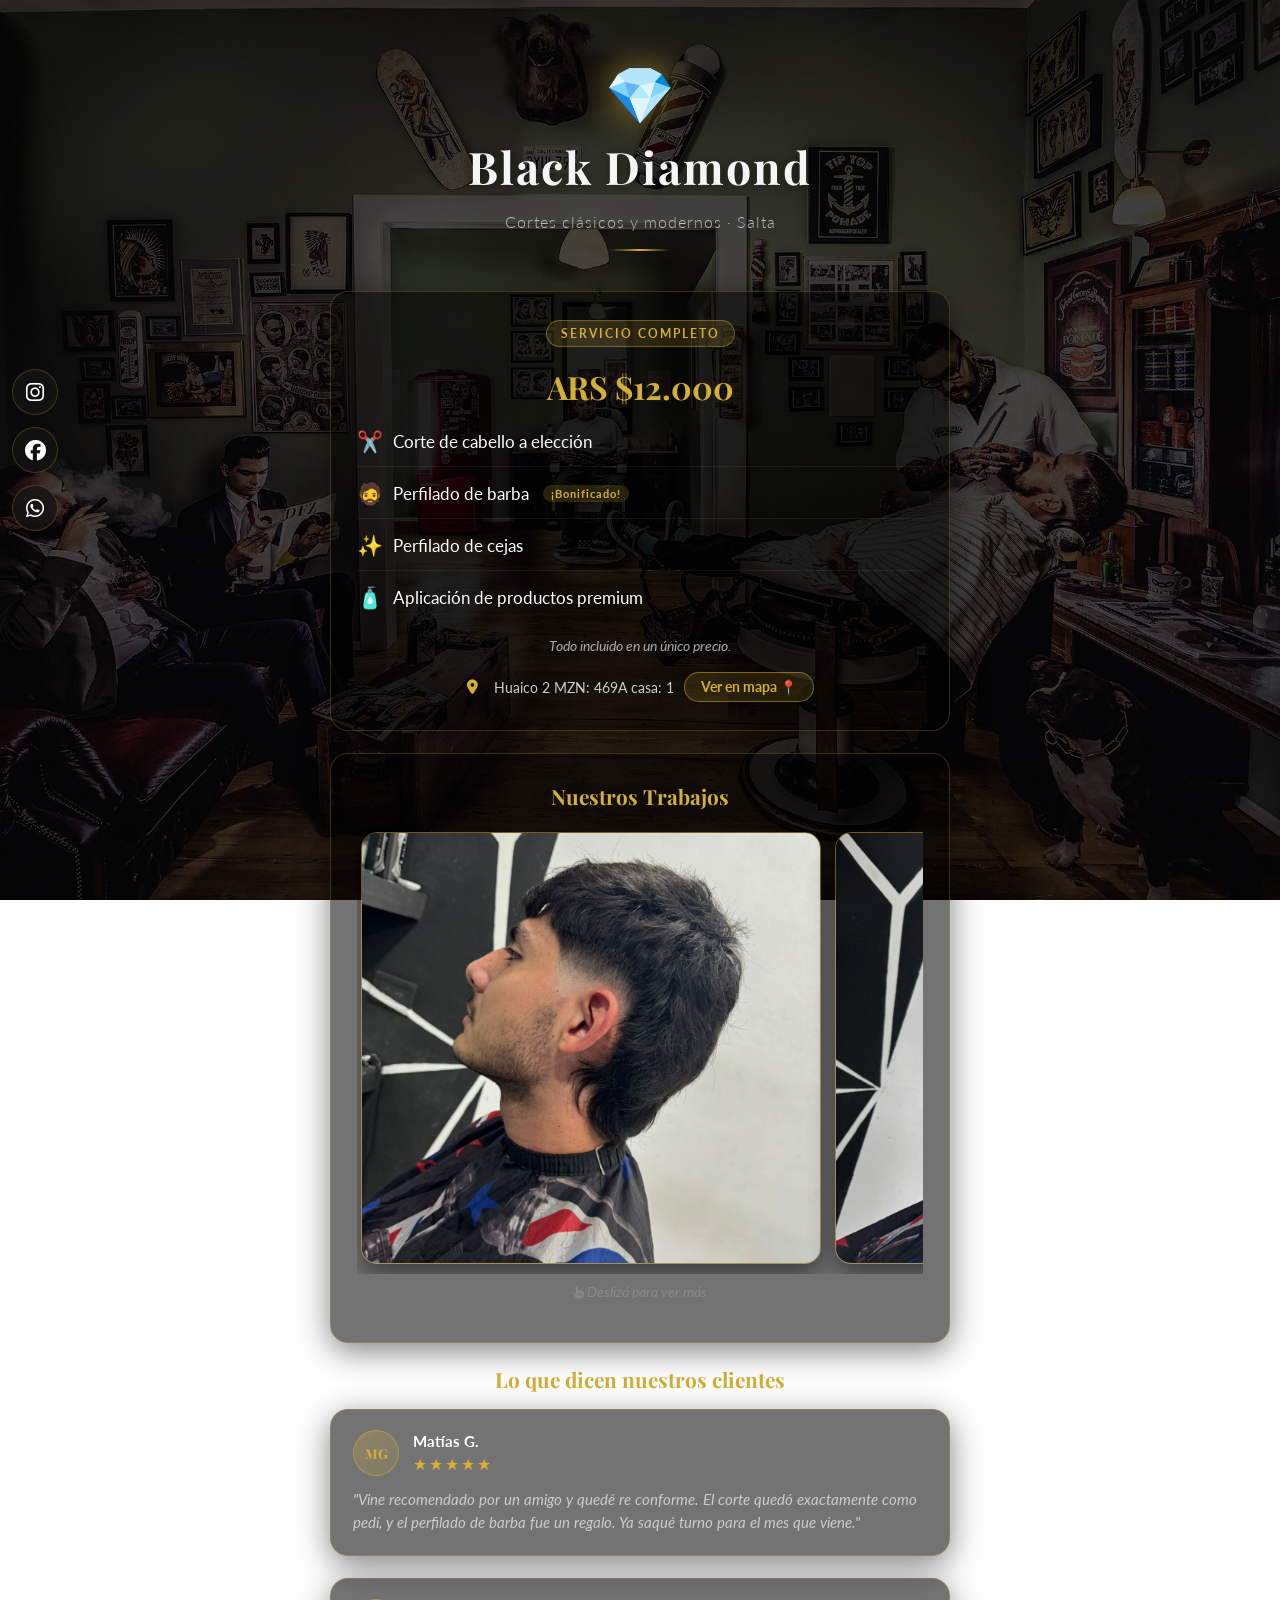
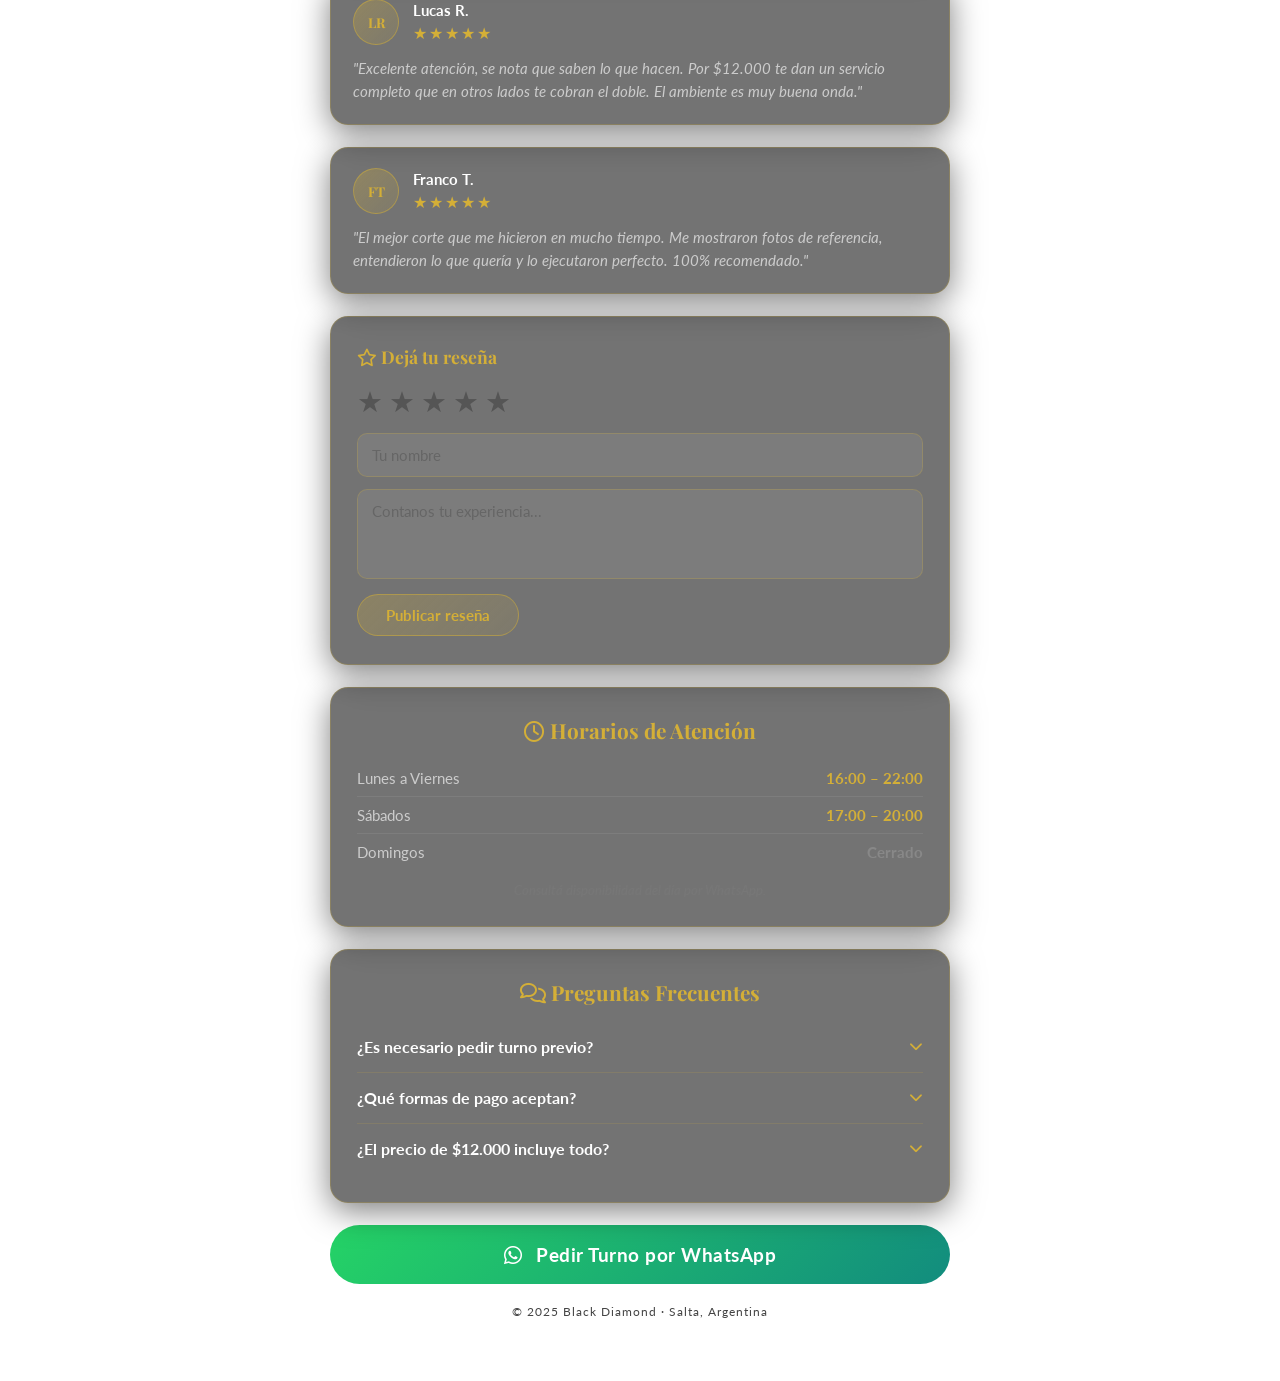
<file: index.html>
<!DOCTYPE html>
<html lang="es">
<head>
    <meta charset="UTF-8">
    <meta name="viewport" content="width=device-width, initial-scale=1.0">
    <title>Black Diamond – Barbería en Salta</title>
    <meta name="description" content="Black Diamond, barbería en Salta. Cortes clásicos y modernos, perfilado de barba y cejas. Servicio completo ARS $12.000. Turno por WhatsApp.">
    <meta name="keywords" content="barbería Salta, corte de cabello Salta, Black Diamond barbería, perfilado de barba Salta">

    <!-- Google Fonts: Playfair Display + Lato -->
    <link rel="preconnect" href="https://fonts.googleapis.com">
    <link rel="preconnect" href="https://fonts.gstatic.com" crossorigin>
    <link href="https://fonts.googleapis.com/css2?family=Playfair+Display:wght@400;700&family=Lato:wght@300;400;700&display=swap" rel="stylesheet">

    <link rel="stylesheet" href="pelu.css">
    <link rel="stylesheet" href="https://cdnjs.cloudflare.com/ajax/libs/font-awesome/6.5.1/css/all.min.css">
</head>
<body class="bg-premium">

    <!-- Redes sociales laterales -->
    <div class="sidebar-redes">
        <a href="https://www.instagram.com/_black__diam0nd/" target="_blank" class="side-icon ig" aria-label="Instagram">
            <i class="fa-brands fa-instagram"></i>
        </a>
        <a href="https://web.facebook.com/profile.php?id=100013723818280" target="_blank" class="side-icon fb" aria-label="Facebook">
            <i class="fa-brands fa-facebook"></i>
        </a>
        <a href="#" onclick="enviarWhatsApp()" class="side-icon wa" aria-label="WhatsApp">
            <i class="fa-brands fa-whatsapp"></i>
        </a>
    </div>

    <div class="super-container">

        <!-- HEADER -->
        <header class="animate-drop">
            <div class="logo-diamond">💎</div>
            <h1>Black Diamond</h1>
            <p class="subtitle">Cortes clásicos y modernos · Salta</p>
            <div class="separator"></div>
        </header>

        <main class="animate-fadein">

            <!-- SERVICIO -->
            <section id="info-servicio" class="glass-card">
                <div class="precio-badge">Servicio Completo</div>
                <h2>ARS $12.000</h2>
                <ul class="lista-detalles">
                    <li><span class="icono">✂️</span> Corte de cabello a elección</li>
                    <li><span class="icono">🧔</span> Perfilado de barba <span class="tag-bonus">¡Bonificado!</span></li>
                    <li><span class="icono">✨</span> Perfilado de cejas</li>
                    <li><span class="icono">🧴</span> Aplicación de productos premium</li>
                </ul>
                <p class="nota">Todo incluido en un único precio.</p>
                <div class="mapa-container">
                    <i class="fa-solid fa-location-dot" style="color:#d4af37; margin-right:6px;"></i>
                    <span>Huaico 2 MZN: 469A casa: 1</span>
                    <a href="https://maps.app.goo.gl/RwjRAFViFNo4R6218" target="_blank" class="btn-secundario">
                        Ver en mapa 📍
                    </a>
                </div>
            </section>

            <!-- GALERÍA SLIDER -->
            <section class="galeria-slider glass-card">
                <h3>Nuestros Trabajos</h3>
                <div class="slider-wrapper">
                    <img src="corte1.jpeg" alt="Fade degradado en laterales con textura en el top" class="foto-slider">
                    <img src="corte2.jpeg" alt="Corte clásico con barba perfilada" class="foto-slider">
                    <img src="corte3.jpeg" alt="Corte moderno con degradado y diseño" class="foto-slider">
                    <img src="corte4.jpeg" alt="Undercut con volumen superior y barba corta" class="foto-slider">
                    <img src="corte5.jpeg" alt="Corte ejecutivo con terminación prolija" class="foto-slider">
                </div>
                <p class="instruccion"><i class="fa-solid fa-hand-pointer" style="font-size:0.8rem;"></i> Deslizá para ver más</p>
            </section>

            <!-- RESEÑAS -->
            <section class="seccion-resenas">
                <h3 class="titulo-seccion">Lo que dicen nuestros clientes</h3>
                <div class="resenas-wrapper" id="resenasWrapper">

                    <div class="resena-card glass-card">
                        <div class="resena-header">
                            <div class="avatar">MG</div>
                            <div>
                                <p class="resena-nombre">Matías G.</p>
                                <div class="estrellas">★★★★★</div>
                            </div>
                        </div>
                        <p class="resena-texto">"Vine recomendado por un amigo y quedé re conforme. El corte quedó exactamente como pedí, y el perfilado de barba fue un regalo. Ya saqué turno para el mes que viene."</p>
                    </div>

                    <div class="resena-card glass-card">
                        <div class="resena-header">
                            <div class="avatar">LR</div>
                            <div>
                                <p class="resena-nombre">Lucas R.</p>
                                <div class="estrellas">★★★★★</div>
                            </div>
                        </div>
                        <p class="resena-texto">"Excelente atención, se nota que saben lo que hacen. Por $12.000 te dan un servicio completo que en otros lados te cobran el doble. El ambiente es muy buena onda."</p>
                    </div>

                    <div class="resena-card glass-card">
                        <div class="resena-header">
                            <div class="avatar">FT</div>
                            <div>
                                <p class="resena-nombre">Franco T.</p>
                                <div class="estrellas">★★★★★</div>
                            </div>
                        </div>
                        <p class="resena-texto">"El mejor corte que me hicieron en mucho tiempo. Me mostraron fotos de referencia, entendieron lo que quería y lo ejecutaron perfecto. 100% recomendado."</p>
                    </div>

                </div>

                <!-- Formulario para dejar reseña -->
                <div class="glass-card form-resena" id="formResena">
                    <h4><i class="fa-regular fa-star"></i> Dejá tu reseña</h4>
                    <div class="estrellas-selector" id="estrellasSelector">
                        <span class="estrella-btn" data-valor="1">★</span>
                        <span class="estrella-btn" data-valor="2">★</span>
                        <span class="estrella-btn" data-valor="3">★</span>
                        <span class="estrella-btn" data-valor="4">★</span>
                        <span class="estrella-btn" data-valor="5">★</span>
                    </div>
                    <input type="text" id="inputNombre" placeholder="Tu nombre" class="input-resena" maxlength="30">
                    <textarea id="inputTexto" placeholder="Contanos tu experiencia..." class="input-resena textarea-resena" maxlength="200"></textarea>
                    <button class="btn-enviar-resena" onclick="enviarResena()">Publicar reseña</button>
                </div>
            </section>

            <!-- HORARIOS Y FAQ -->
            <section class="seccion-info-extra">
                <div class="glass-card horario-flexible">
                    <h3><i class="fa-regular fa-clock"></i> Horarios de Atención</h3>
                    <div class="horario-grid">
                        <div class="horario-fila">
                            <span class="horario-dia">Lunes a Viernes</span>
                            <span class="horario-hora">16:00 – 22:00</span>
                        </div>
                        <div class="horario-fila">
                            <span class="horario-dia">Sábados</span>
                            <span class="horario-hora">17:00 – 20:00</span>
                        </div>
                        <div class="horario-fila domingo">
                            <span class="horario-dia">Domingos</span>
                            <span class="horario-hora">Cerrado</span>
                        </div>
                    </div>
                    <p class="nota-horario">Consultá disponibilidad del día por WhatsApp.</p>
                </div>

                <div class="glass-card faq-section">
                    <h3><i class="fa-regular fa-comments"></i> Preguntas Frecuentes</h3>

                    <div class="faq-item">
                        <button class="faq-pregunta">
                            <span>¿Es necesario pedir turno previo?</span>
                            <i class="fa-solid fa-chevron-down flecha"></i>
                        </button>
                        <div class="faq-respuesta">
                            <p>No necesariamente, pero con turno reservado te aseguramos atención personalizada y sin esperas. También podés pasarte por el lugar.</p>
                        </div>
                    </div>

                    <div class="faq-item">
                        <button class="faq-pregunta">
                            <span>¿Qué formas de pago aceptan?</span>
                            <i class="fa-solid fa-chevron-down flecha"></i>
                        </button>
                        <div class="faq-respuesta">
                            <p>Aceptamos efectivo, transferencias bancarias y Mercado Pago.</p>
                        </div>
                    </div>

                    <div class="faq-item">
                        <button class="faq-pregunta">
                            <span>¿El precio de $12.000 incluye todo?</span>
                            <i class="fa-solid fa-chevron-down flecha"></i>
                        </button>
                        <div class="faq-respuesta">
                            <p>¡Sí! Incluye corte a elección, perfilado de barba y perfilado de cejas, todo por el mismo precio.</p>
                        </div>
                    </div>
                </div>
            </section>

            <!-- BOTÓN WHATSAPP -->
            <button id="btn-whatsapp" class="animate-pulse" onclick="enviarWhatsApp()">
                <i class="fa-brands fa-whatsapp"></i> Pedir Turno por WhatsApp
            </button>

            <p class="footer-text">© 2025 Black Diamond · Salta, Argentina</p>

        </main>
    </div>

    <script src="pelu.js"></script>
</body>
</html>
</file>
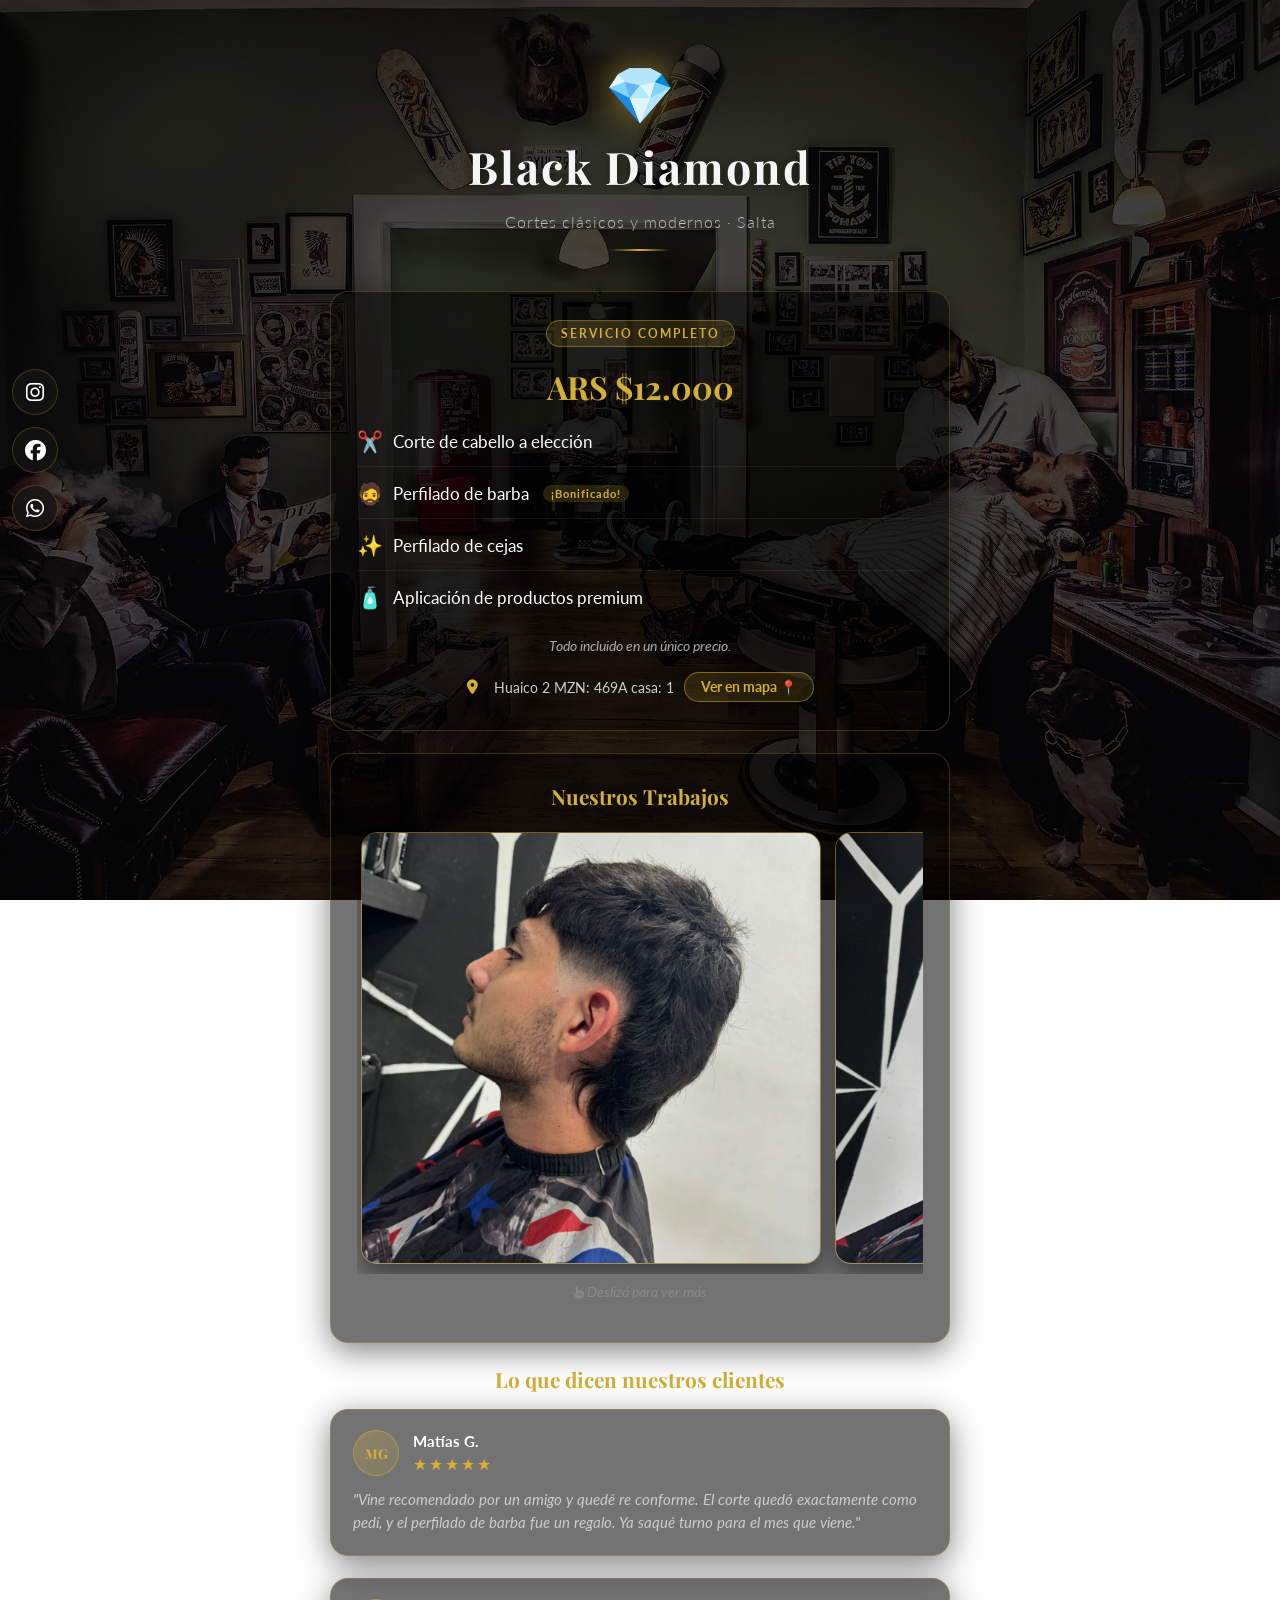
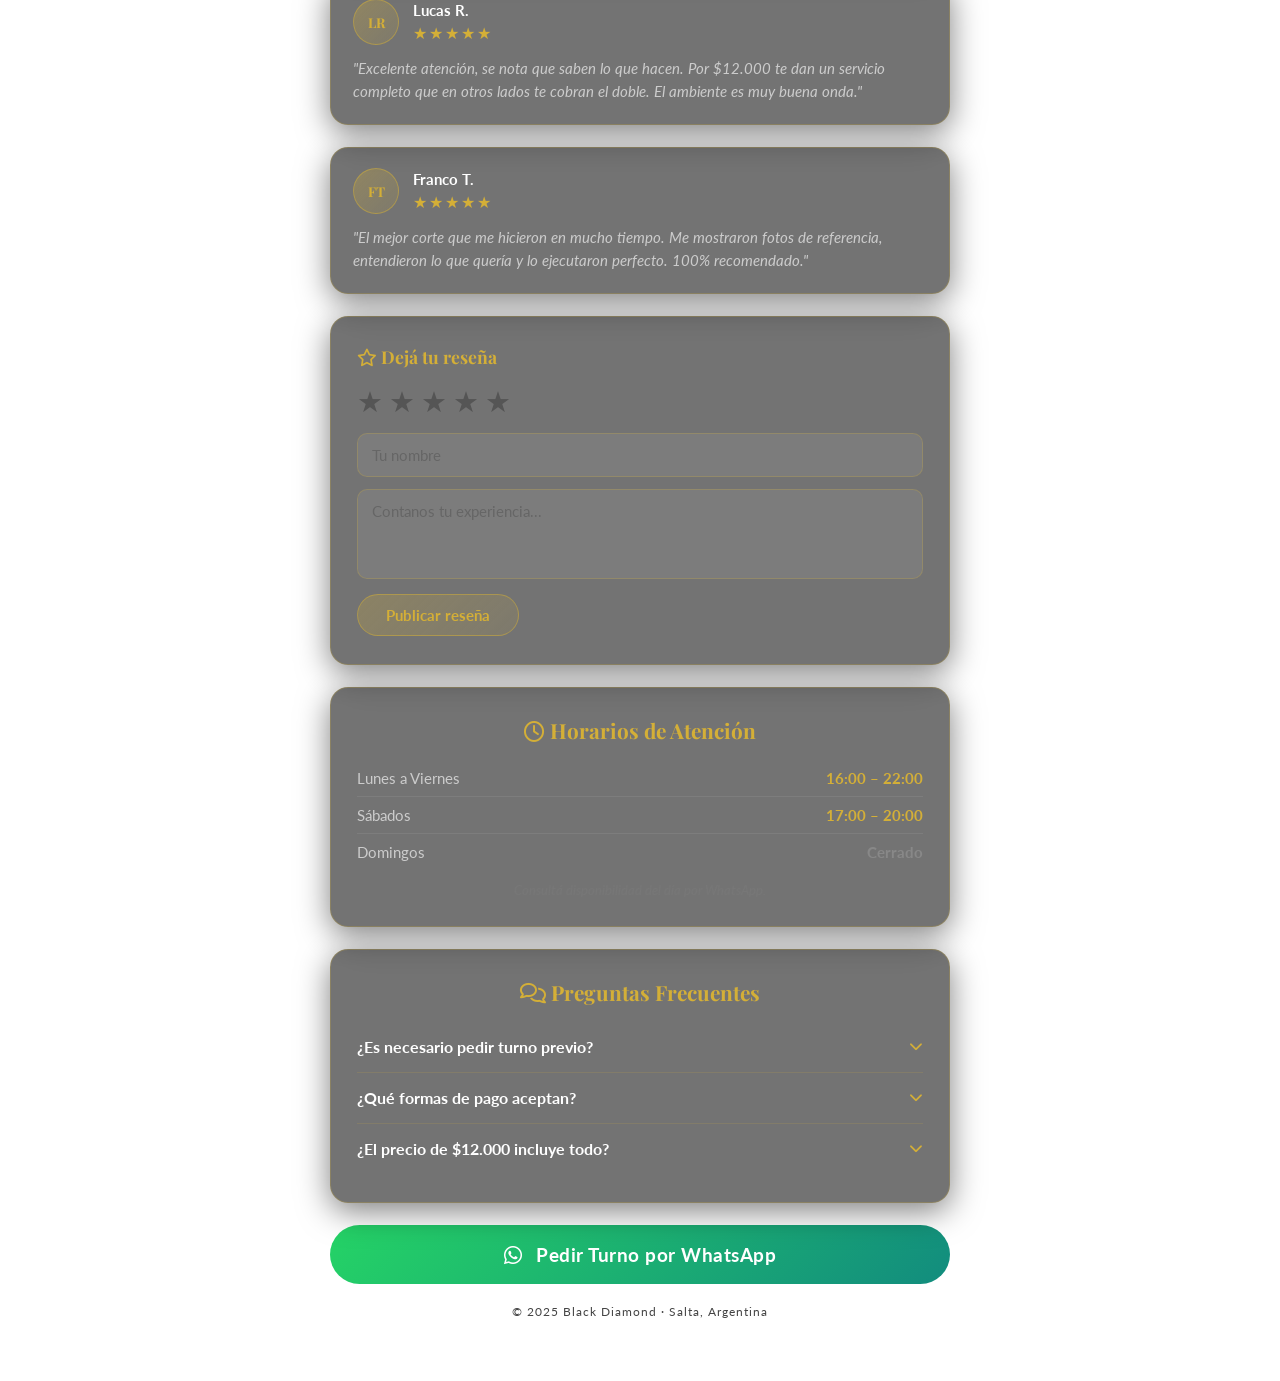
<file: pelu.html>
<!DOCTYPE html>
<html lang="es">
<head>
    <meta charset="UTF-8">
    <meta name="viewport" content="width=device-width, initial-scale=1.0">
    <title>Black Diamond – Barbería en Salta</title>
    <meta name="description" content="Black Diamond, barbería en Salta. Cortes clásicos y modernos, perfilado de barba y cejas. Servicio completo ARS $12.000. Turno por WhatsApp.">
    <meta name="keywords" content="barbería Salta, corte de cabello Salta, Black Diamond barbería, perfilado de barba Salta">

    <!-- Google Fonts: Playfair Display + Lato -->
    <link rel="preconnect" href="https://fonts.googleapis.com">
    <link rel="preconnect" href="https://fonts.gstatic.com" crossorigin>
    <link href="https://fonts.googleapis.com/css2?family=Playfair+Display:wght@400;700&family=Lato:wght@300;400;700&display=swap" rel="stylesheet">

    <link rel="stylesheet" href="pelu.css">
    <link rel="stylesheet" href="https://cdnjs.cloudflare.com/ajax/libs/font-awesome/6.5.1/css/all.min.css">
</head>
<body class="bg-premium">

    <!-- Redes sociales laterales -->
    <div class="sidebar-redes">
        <a href="https://www.instagram.com/_black__diam0nd/" target="_blank" class="side-icon ig" aria-label="Instagram">
            <i class="fa-brands fa-instagram"></i>
        </a>
        <a href="https://web.facebook.com/profile.php?id=100013723818280" target="_blank" class="side-icon fb" aria-label="Facebook">
            <i class="fa-brands fa-facebook"></i>
        </a>
        <a href="#" onclick="enviarWhatsApp()" class="side-icon wa" aria-label="WhatsApp">
            <i class="fa-brands fa-whatsapp"></i>
        </a>
    </div>

    <div class="super-container">

        <!-- HEADER -->
        <header class="animate-drop">
            <div class="logo-diamond">💎</div>
            <h1>Black Diamond</h1>
            <p class="subtitle">Cortes clásicos y modernos · Salta</p>
            <div class="separator"></div>
        </header>

        <main class="animate-fadein">

            <!-- SERVICIO -->
            <section id="info-servicio" class="glass-card">
                <div class="precio-badge">Servicio Completo</div>
                <h2>ARS $12.000</h2>
                <ul class="lista-detalles">
                    <li><span class="icono">✂️</span> Corte de cabello a elección</li>
                    <li><span class="icono">🧔</span> Perfilado de barba <span class="tag-bonus">¡Bonificado!</span></li>
                    <li><span class="icono">✨</span> Perfilado de cejas</li>
                    <li><span class="icono">🧴</span> Aplicación de productos premium</li>
                </ul>
                <p class="nota">Todo incluido en un único precio.</p>
                <div class="mapa-container">
                    <i class="fa-solid fa-location-dot" style="color:#d4af37; margin-right:6px;"></i>
                    <span>Huaico 2 MZN: 469A casa: 1</span>
                    <a href="https://maps.app.goo.gl/RwjRAFViFNo4R6218" target="_blank" class="btn-secundario">
                        Ver en mapa 📍
                    </a>
                </div>
            </section>

            <!-- GALERÍA SLIDER -->
            <section class="galeria-slider glass-card">
                <h3>Nuestros Trabajos</h3>
                <div class="slider-wrapper">
                    <img src="corte1.jpeg" alt="Fade degradado en laterales con textura en el top" class="foto-slider">
                    <img src="corte2.jpeg" alt="Corte clásico con barba perfilada" class="foto-slider">
                    <img src="corte3.jpeg" alt="Corte moderno con degradado y diseño" class="foto-slider">
                    <img src="corte4.jpeg" alt="Undercut con volumen superior y barba corta" class="foto-slider">
                    <img src="corte5.jpeg" alt="Corte ejecutivo con terminación prolija" class="foto-slider">
                </div>
                <p class="instruccion"><i class="fa-solid fa-hand-pointer" style="font-size:0.8rem;"></i> Deslizá para ver más</p>
            </section>

            <!-- RESEÑAS -->
            <section class="seccion-resenas">
                <h3 class="titulo-seccion">Lo que dicen nuestros clientes</h3>
                <div class="resenas-wrapper" id="resenasWrapper">

                    <div class="resena-card glass-card">
                        <div class="resena-header">
                            <div class="avatar">MG</div>
                            <div>
                                <p class="resena-nombre">Matías G.</p>
                                <div class="estrellas">★★★★★</div>
                            </div>
                        </div>
                        <p class="resena-texto">"Vine recomendado por un amigo y quedé re conforme. El corte quedó exactamente como pedí, y el perfilado de barba fue un regalo. Ya saqué turno para el mes que viene."</p>
                    </div>

                    <div class="resena-card glass-card">
                        <div class="resena-header">
                            <div class="avatar">LR</div>
                            <div>
                                <p class="resena-nombre">Lucas R.</p>
                                <div class="estrellas">★★★★★</div>
                            </div>
                        </div>
                        <p class="resena-texto">"Excelente atención, se nota que saben lo que hacen. Por $12.000 te dan un servicio completo que en otros lados te cobran el doble. El ambiente es muy buena onda."</p>
                    </div>

                    <div class="resena-card glass-card">
                        <div class="resena-header">
                            <div class="avatar">FT</div>
                            <div>
                                <p class="resena-nombre">Franco T.</p>
                                <div class="estrellas">★★★★★</div>
                            </div>
                        </div>
                        <p class="resena-texto">"El mejor corte que me hicieron en mucho tiempo. Me mostraron fotos de referencia, entendieron lo que quería y lo ejecutaron perfecto. 100% recomendado."</p>
                    </div>

                </div>

                <!-- Formulario para dejar reseña -->
                <div class="glass-card form-resena" id="formResena">
                    <h4><i class="fa-regular fa-star"></i> Dejá tu reseña</h4>
                    <div class="estrellas-selector" id="estrellasSelector">
                        <span class="estrella-btn" data-valor="1">★</span>
                        <span class="estrella-btn" data-valor="2">★</span>
                        <span class="estrella-btn" data-valor="3">★</span>
                        <span class="estrella-btn" data-valor="4">★</span>
                        <span class="estrella-btn" data-valor="5">★</span>
                    </div>
                    <input type="text" id="inputNombre" placeholder="Tu nombre" class="input-resena" maxlength="30">
                    <textarea id="inputTexto" placeholder="Contanos tu experiencia..." class="input-resena textarea-resena" maxlength="200"></textarea>
                    <button class="btn-enviar-resena" onclick="enviarResena()">Publicar reseña</button>
                </div>
            </section>

            <!-- HORARIOS Y FAQ -->
            <section class="seccion-info-extra">
                <div class="glass-card horario-flexible">
                    <h3><i class="fa-regular fa-clock"></i> Horarios de Atención</h3>
                    <div class="horario-grid">
                        <div class="horario-fila">
                            <span class="horario-dia">Lunes a Viernes</span>
                            <span class="horario-hora">16:00 – 22:00</span>
                        </div>
                        <div class="horario-fila">
                            <span class="horario-dia">Sábados</span>
                            <span class="horario-hora">17:00 – 20:00</span>
                        </div>
                        <div class="horario-fila domingo">
                            <span class="horario-dia">Domingos</span>
                            <span class="horario-hora">Cerrado</span>
                        </div>
                    </div>
                    <p class="nota-horario">Consultá disponibilidad del día por WhatsApp.</p>
                </div>

                <div class="glass-card faq-section">
                    <h3><i class="fa-regular fa-comments"></i> Preguntas Frecuentes</h3>

                    <div class="faq-item">
                        <button class="faq-pregunta">
                            <span>¿Es necesario pedir turno previo?</span>
                            <i class="fa-solid fa-chevron-down flecha"></i>
                        </button>
                        <div class="faq-respuesta">
                            <p>No necesariamente, pero con turno reservado te aseguramos atención personalizada y sin esperas. También podés pasarte por el lugar.</p>
                        </div>
                    </div>

                    <div class="faq-item">
                        <button class="faq-pregunta">
                            <span>¿Qué formas de pago aceptan?</span>
                            <i class="fa-solid fa-chevron-down flecha"></i>
                        </button>
                        <div class="faq-respuesta">
                            <p>Aceptamos efectivo, transferencias bancarias y Mercado Pago.</p>
                        </div>
                    </div>

                    <div class="faq-item">
                        <button class="faq-pregunta">
                            <span>¿El precio de $12.000 incluye todo?</span>
                            <i class="fa-solid fa-chevron-down flecha"></i>
                        </button>
                        <div class="faq-respuesta">
                            <p>¡Sí! Incluye corte a elección, perfilado de barba y perfilado de cejas, todo por el mismo precio.</p>
                        </div>
                    </div>
                </div>
            </section>

            <!-- BOTÓN WHATSAPP -->
            <button id="btn-whatsapp" class="animate-pulse" onclick="enviarWhatsApp()">
                <i class="fa-brands fa-whatsapp"></i> Pedir Turno por WhatsApp
            </button>

            <p class="footer-text">© 2025 Black Diamond · Salta, Argentina</p>

        </main>
    </div>

    <script src="pelu.js"></script>
</body>
</html>
</file>
<file: pelu.css>
/* =============================================
   BLACK DIAMOND – Estilos Principales
   ============================================= */

/* --- TIPOGRAFÍA Y BASE --- */
body {
    font-family: 'Lato', sans-serif;
    margin: 0;
    padding: 0;
    color: #ffffff;
    display: flex;
    justify-content: center;
    align-items: flex-start;
    min-height: 100vh;
    text-align: center;
}

/* --- FONDO PREMIUM --- */
.bg-premium {
    background:
        linear-gradient(rgba(0, 0, 0, 0.72), rgba(0, 0, 0, 0.72)),
        url('fondo.jpg');
    background-size: cover;
    background-position: center;
    background-repeat: no-repeat;
    background-attachment: fixed;
    min-height: 100vh;
    width: 100%;
}

/* --- CONTENEDOR PRINCIPAL --- */
.super-container {
    width: 92%;
    max-width: 620px;
    margin: 0 auto;
    padding: 30px 0 50px;
}

/* =============================================
   GLASSMORPHISM
   ============================================= */
.glass-card {
    background: rgba(0, 0, 0, 0.55);
    backdrop-filter: blur(14px);
    -webkit-backdrop-filter: blur(14px);
    border-radius: 18px;
    border: 1px solid rgba(212, 175, 55, 0.25);
    box-shadow: 0 8px 32px rgba(0, 0, 0, 0.5);
    padding: 28px 26px;
    margin-bottom: 22px;
    transition: border-color 0.3s;
}
.glass-card:hover {
    border-color: rgba(212, 175, 55, 0.45);
}

/* =============================================
   CABECERA
   ============================================= */
header {
    padding: 30px 0 10px;
}

.logo-diamond {
    font-size: 3.5rem;
    margin-bottom: 8px;
    filter: drop-shadow(0 0 18px rgba(212, 175, 55, 0.6));
    animation: float 3s ease-in-out infinite;
}

@keyframes float {
    0%, 100% { transform: translateY(0); }
    50% { transform: translateY(-8px); }
}

header h1 {
    font-family: 'Playfair Display', serif;
    font-size: 2.8rem;
    font-weight: 700;
    margin: 0 0 6px;
    color: #f5f5f5;
    letter-spacing: 2px;
    text-shadow: 0 2px 12px rgba(0,0,0,0.5);
}

.subtitle {
    font-size: 1rem;
    color: #bbb;
    font-weight: 300;
    letter-spacing: 1px;
    margin-bottom: 18px;
}

.separator {
    width: 60px;
    height: 2px;
    background: linear-gradient(90deg, transparent, #d4af37, transparent);
    margin: 0 auto 30px;
}

/* =============================================
   SECCIÓN SERVICIO
   ============================================= */
.precio-badge {
    display: inline-block;
    background: rgba(212, 175, 55, 0.15);
    border: 1px solid rgba(212, 175, 55, 0.4);
    color: #d4af37;
    font-size: 0.75rem;
    font-weight: 700;
    letter-spacing: 2px;
    text-transform: uppercase;
    padding: 5px 14px;
    border-radius: 30px;
    margin-bottom: 10px;
}

.glass-card h2 {
    font-family: 'Playfair Display', serif;
    color: #d4af37;
    font-size: 2rem;
    margin: 8px 0 20px;
}

.lista-detalles {
    list-style: none;
    padding: 0;
    text-align: left;
    margin-bottom: 16px;
}

.lista-detalles li {
    display: flex;
    align-items: center;
    gap: 10px;
    margin-bottom: 13px;
    font-size: 1.05rem;
    border-bottom: 1px solid rgba(255,255,255,0.06);
    padding-bottom: 12px;
}
.lista-detalles li:last-child {
    border-bottom: none;
}

.icono {
    font-size: 1.3rem;
    flex-shrink: 0;
}

.tag-bonus {
    background: rgba(212, 175, 55, 0.18);
    color: #d4af37;
    font-size: 0.7rem;
    font-weight: 700;
    letter-spacing: 1px;
    padding: 2px 8px;
    border-radius: 20px;
    margin-left: 4px;
}

.nota {
    font-size: 0.85rem;
    color: #aaa;
    font-style: italic;
    margin-bottom: 18px;
}

.mapa-container {
    display: flex;
    align-items: center;
    gap: 10px;
    flex-wrap: wrap;
    justify-content: center;
    font-size: 0.9rem;
    color: #ccc;
}

.btn-secundario {
    display: inline-block;
    background: rgba(212, 175, 55, 0.15);
    border: 1px solid rgba(212, 175, 55, 0.5);
    color: #d4af37;
    padding: 6px 16px;
    border-radius: 30px;
    font-size: 0.85rem;
    font-weight: 700;
    text-decoration: none;
    transition: all 0.3s;
}
.btn-secundario:hover {
    background: rgba(212, 175, 55, 0.3);
    color: #fff;
    text-decoration: none;
}

/* =============================================
   GALERÍA SLIDER
   ============================================= */
.galeria-slider h3,
.seccion-resenas .titulo-seccion,
.horario-flexible h3,
.faq-section h3 {
    font-family: 'Playfair Display', serif;
    color: #d4af37;
    margin-top: 0;
    font-size: 1.3rem;
    margin-bottom: 16px;
}

.slider-wrapper {
    display: flex;
    overflow-x: auto;
    scroll-snap-type: x mandatory;
    gap: 14px;
    padding: 6px 4px 10px;
    scrollbar-width: none;
}
.slider-wrapper::-webkit-scrollbar { display: none; }

.foto-slider {
    flex: 0 0 82%;
    height: 430px;
    object-fit: cover;
    border-radius: 16px;
    scroll-snap-align: center;
    border: 1.5px solid rgba(212, 175, 55, 0.5);
    box-shadow: 0 10px 24px rgba(0,0,0,0.5);
    transition: transform 0.3s;
}
.foto-slider:hover { transform: scale(1.01); }

.instruccion {
    color: #888;
    font-size: 0.85rem;
    margin-top: 10px;
    font-style: italic;
}

/* =============================================
   RESEÑAS
   ============================================= */
.seccion-resenas {
    margin-bottom: 22px;
}

.titulo-seccion {
    margin-bottom: 18px;
}

.resenas-wrapper {
    display: flex;
    flex-direction: column;
    gap: 0;
}

.resena-card {
    text-align: left;
    padding: 20px 22px;
}

.resena-header {
    display: flex;
    align-items: center;
    gap: 14px;
    margin-bottom: 12px;
}

.avatar {
    width: 44px;
    height: 44px;
    border-radius: 50%;
    background: linear-gradient(135deg, rgba(212,175,55,0.3), rgba(212,175,55,0.1));
    border: 1.5px solid rgba(212,175,55,0.5);
    display: flex;
    align-items: center;
    justify-content: center;
    font-weight: 700;
    font-size: 0.85rem;
    color: #d4af37;
    flex-shrink: 0;
    font-family: 'Playfair Display', serif;
}

.resena-nombre {
    margin: 0 0 4px;
    font-weight: 700;
    font-size: 0.95rem;
    color: #fff;
}

.estrellas {
    color: #d4af37;
    font-size: 1rem;
    letter-spacing: 2px;
}

.resena-texto {
    margin: 0;
    font-size: 0.92rem;
    color: #ccc;
    line-height: 1.6;
    font-style: italic;
}

/* Formulario de reseña */
.form-resena {
    text-align: left;
}

.form-resena h4 {
    font-family: 'Playfair Display', serif;
    color: #d4af37;
    margin: 0 0 16px;
    font-size: 1.1rem;
}

.estrellas-selector {
    display: flex;
    gap: 6px;
    margin-bottom: 14px;
}

.estrella-btn {
    font-size: 1.8rem;
    color: #555;
    cursor: pointer;
    transition: color 0.2s, transform 0.15s;
    user-select: none;
}
.estrella-btn:hover,
.estrella-btn.activa { color: #d4af37; }
.estrella-btn:hover { transform: scale(1.15); }

.input-resena {
    width: 100%;
    background: rgba(255,255,255,0.06);
    border: 1px solid rgba(212,175,55,0.25);
    border-radius: 10px;
    color: #fff;
    font-size: 0.95rem;
    padding: 12px 14px;
    margin-bottom: 12px;
    box-sizing: border-box;
    font-family: 'Lato', sans-serif;
    transition: border-color 0.3s;
}
.input-resena:focus {
    outline: none;
    border-color: rgba(212,175,55,0.6);
}
.input-resena::placeholder { color: #666; }

.textarea-resena {
    height: 90px;
    resize: none;
}

.btn-enviar-resena {
    background: linear-gradient(135deg, rgba(212,175,55,0.25), rgba(212,175,55,0.1));
    border: 1px solid rgba(212,175,55,0.5);
    color: #d4af37;
    padding: 11px 28px;
    border-radius: 30px;
    font-size: 0.95rem;
    font-weight: 700;
    cursor: pointer;
    transition: all 0.3s;
    font-family: 'Lato', sans-serif;
}
.btn-enviar-resena:hover {
    background: rgba(212,175,55,0.3);
    color: #fff;
}

/* Mensaje de éxito */
.resena-exito {
    text-align: center;
    color: #d4af37;
    font-size: 1rem;
    padding: 16px;
    font-style: italic;
}

/* =============================================
   HORARIO
   ============================================= */
.horario-grid {
    margin: 12px 0;
}

.horario-fila {
    display: flex;
    justify-content: space-between;
    align-items: center;
    padding: 9px 0;
    border-bottom: 1px solid rgba(255,255,255,0.07);
    font-size: 0.95rem;
}
.horario-fila:last-child { border-bottom: none; }

.horario-dia { color: #ccc; }
.horario-hora { color: #d4af37; font-weight: 700; }
.domingo .horario-hora { color: #888; }

.nota-horario {
    font-size: 0.82rem;
    color: #777;
    font-style: italic;
    margin: 10px 0 0;
}

/* =============================================
   FAQ
   ============================================= */
.faq-item {
    border-bottom: 1px solid rgba(212,175,55,0.15);
    padding: 2px 0;
}
.faq-item:last-child { border-bottom: none; }

.faq-pregunta {
    width: 100%;
    background: none;
    border: none;
    color: #fff;
    text-align: left;
    font-size: 0.98rem;
    padding: 14px 0;
    cursor: pointer;
    display: flex;
    justify-content: space-between;
    align-items: center;
    font-weight: 700;
    font-family: 'Lato', sans-serif;
    transition: color 0.3s;
}
.faq-pregunta:hover { color: #d4af37; }

.flecha {
    font-size: 0.85rem;
    transition: transform 0.3s ease;
    color: #d4af37;
    flex-shrink: 0;
    margin-left: 10px;
}

.faq-respuesta {
    max-height: 0;
    overflow: hidden;
    transition: max-height 0.35s ease-out;
}
.faq-respuesta p {
    padding-bottom: 14px;
    color: #bbb;
    font-size: 0.9rem;
    line-height: 1.5;
    text-align: left;
    margin: 0;
}

.faq-item.activo .flecha { transform: rotate(180deg); }
.faq-item.activo .faq-respuesta { max-height: 120px; }

/* =============================================
   BOTÓN WHATSAPP
   ============================================= */
#btn-whatsapp {
    background: linear-gradient(135deg, #25d366 0%, #128c7e 100%);
    color: white;
    border: none;
    padding: 18px 40px;
    font-size: 1.2rem;
    border-radius: 60px;
    cursor: pointer;
    font-weight: 700;
    font-family: 'Lato', sans-serif;
    transition: 0.35s ease;
    width: 100%;
    letter-spacing: 0.5px;
    margin-bottom: 20px;
}
#btn-whatsapp:hover {
    transform: scale(1.04) translateY(-3px);
    box-shadow: 0 8px 24px rgba(37, 211, 102, 0.4);
}
#btn-whatsapp i {
    margin-right: 8px;
    font-size: 1.3rem;
    vertical-align: -1px;
}

/* =============================================
   FOOTER
   ============================================= */
.footer-text {
    color: #444;
    font-size: 0.78rem;
    margin-top: 0;
    letter-spacing: 1px;
}

/* =============================================
   REDES LATERALES
   ============================================= */
.sidebar-redes {
    position: fixed;
    left: 12px;
    top: 50%;
    transform: translateY(-50%);
    display: flex;
    flex-direction: column;
    gap: 12px;
    z-index: 1000;
}

.side-icon {
    width: 44px;
    height: 44px;
    background: rgba(20, 20, 20, 0.75);
    backdrop-filter: blur(8px);
    display: flex;
    justify-content: center;
    align-items: center;
    border-radius: 50%;
    font-size: 1.3rem;
    color: #fff;
    text-decoration: none;
    border: 1px solid rgba(212,175,55,0.25);
    transition: all 0.3s ease;
}
.side-icon:hover {
    transform: scale(1.12) translateX(4px);
    border-color: #d4af37;
    color: #fff;
    text-decoration: none;
}
.ig:hover { color: #E1306C; border-color: #E1306C; }
.fb:hover { color: #4267B2; border-color: #4267B2; }
.wa:hover { color: #25d366; border-color: #25d366; }

/* =============================================
   LINKS GLOBALES
   ============================================= */
a {
    color: #d4af37;
    text-decoration: none;
    font-weight: 700;
    transition: color 0.3s;
}
a:hover { color: #fff; text-decoration: underline; }

/* =============================================
   ANIMACIONES
   ============================================= */
@keyframes animate-drop {
    0%   { opacity: 0; transform: translateY(-40px); }
    100% { opacity: 1; transform: translateY(0); }
}
@keyframes animate-fadein {
    0%   { opacity: 0; transform: translateY(16px); }
    100% { opacity: 1; transform: translateY(0); }
}
@keyframes animate-pulse {
    0%   { box-shadow: 0 0 0 0 rgba(37, 211, 102, 0.6); }
    70%  { box-shadow: 0 0 0 14px rgba(37, 211, 102, 0); }
    100% { box-shadow: 0 0 0 0 rgba(37, 211, 102, 0); }
}

.animate-drop   { animation: animate-drop 0.8s ease-out; }
.animate-fadein { animation: animate-fadein 1s ease-out 0.3s forwards; opacity: 0; }
.animate-pulse  { animation: animate-pulse 1.8s infinite; }

/* =============================================
   RESPONSIVE
   ============================================= */
@media (max-width: 600px) {
    header h1 { font-size: 2.1rem; }
    .foto-slider { height: 320px; }
    .glass-card { padding: 20px 16px; }

    /* En celular: barra fija abajo en vez de lateral */
    .sidebar-redes {
        position: fixed;
        left: 0;
        right: 0;
        bottom: 0;
        top: auto;
        transform: none;
        flex-direction: row;
        justify-content: center;
        gap: 0;
        background: rgba(10, 10, 10, 0.92);
        backdrop-filter: blur(12px);
        -webkit-backdrop-filter: blur(12px);
        border-top: 1px solid rgba(212, 175, 55, 0.25);
        padding: 10px 0 14px;
        z-index: 1000;
    }

    .side-icon {
        width: auto;
        height: auto;
        border-radius: 0;
        border: none;
        background: none;
        backdrop-filter: none;
        font-size: 1.5rem;
        padding: 6px 28px;
        color: #aaa;
    }

    .side-icon:hover,
    .ig:hover,
    .fb:hover,
    .wa:hover {
        transform: none;
        border: none;
    }

    /* Espacio para que el botón de WA no quede tapado por la barra */
    #btn-whatsapp {
        margin-bottom: 70px;
    }

    .footer-text {
        margin-bottom: 70px;
    }
}
</file>
